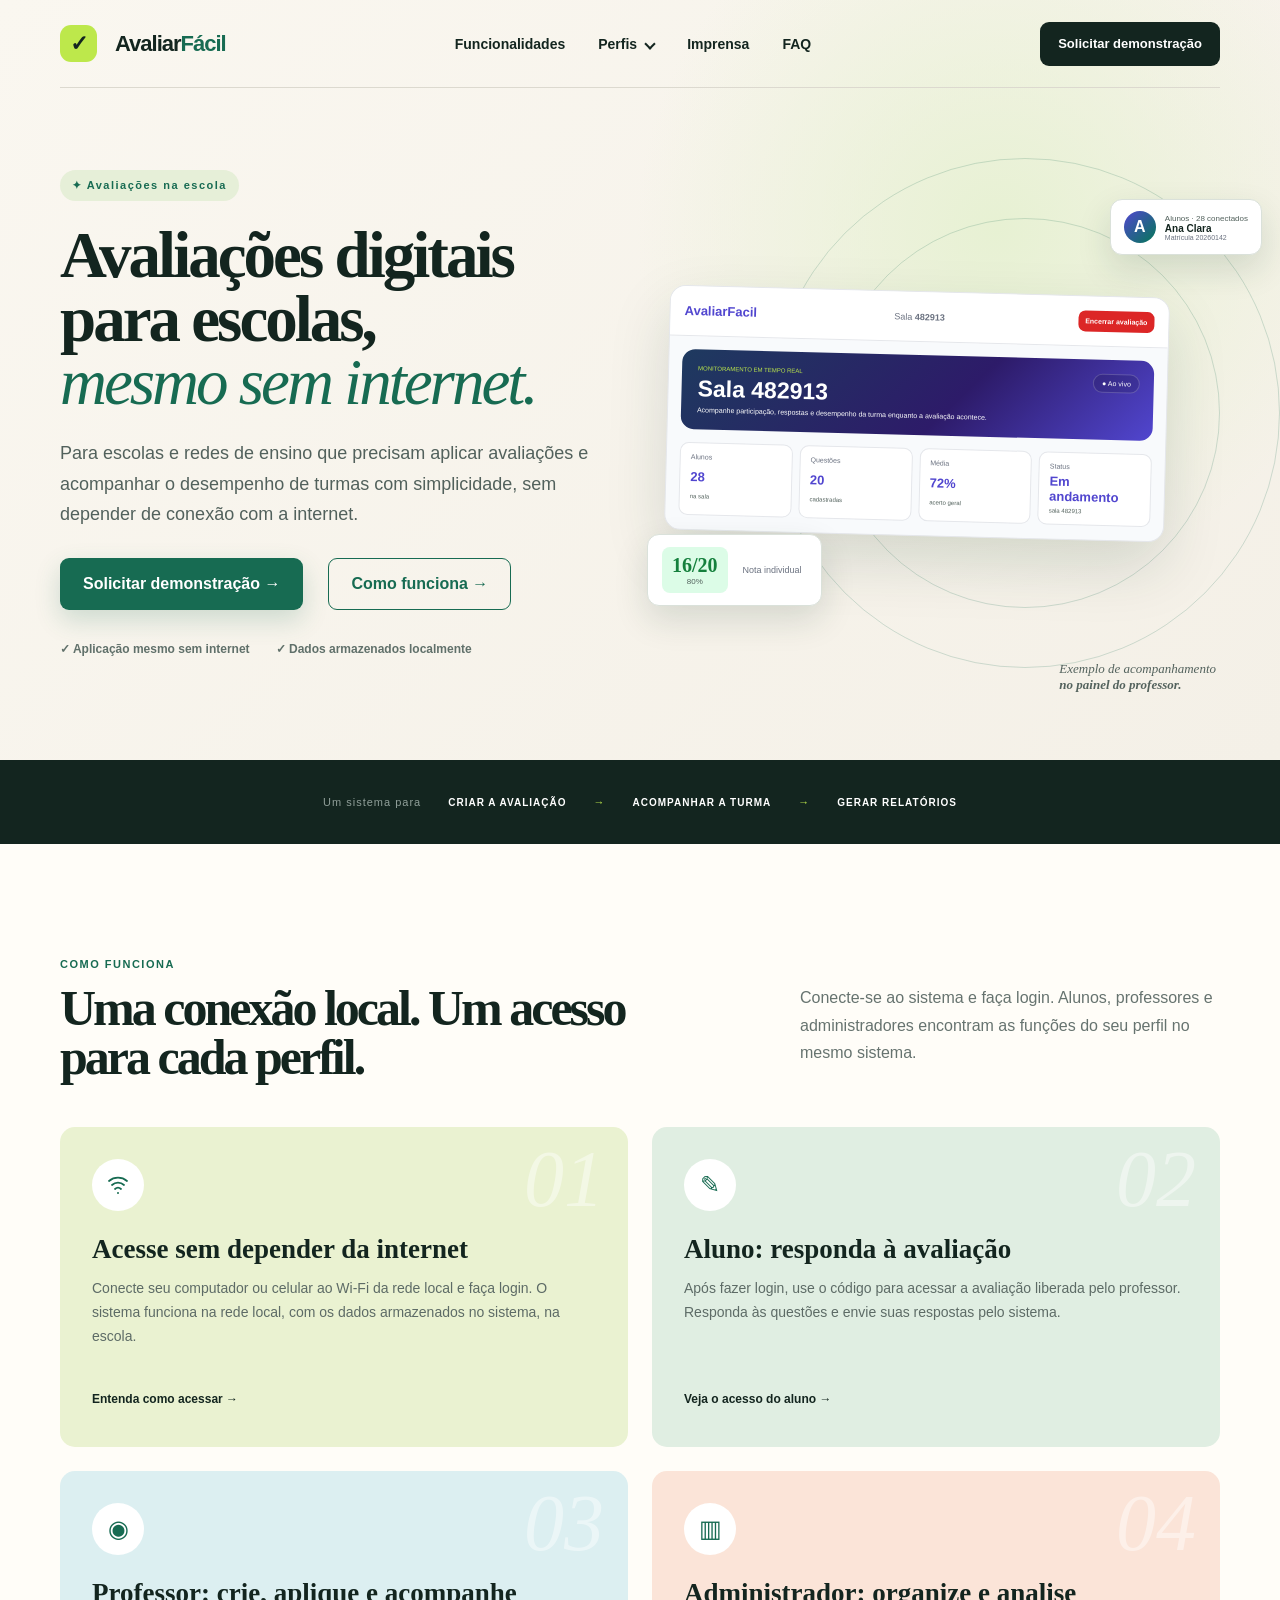
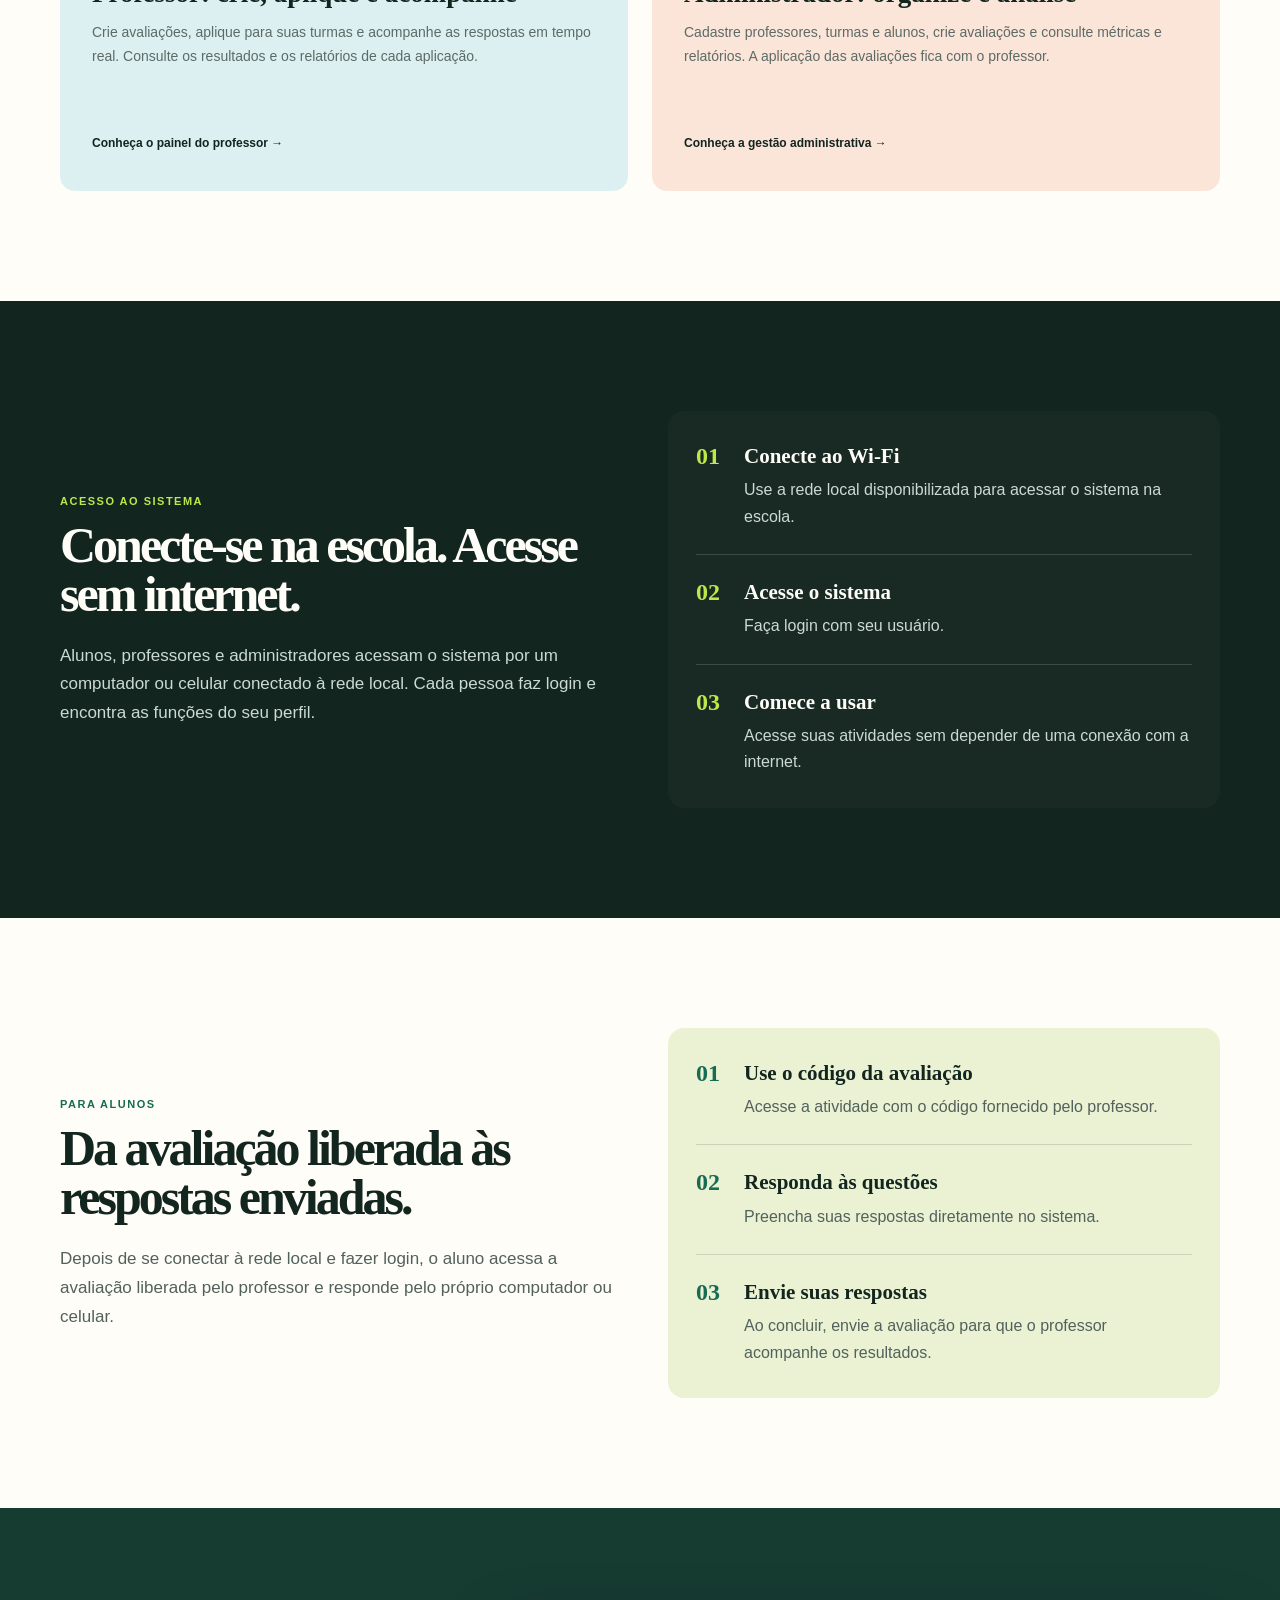
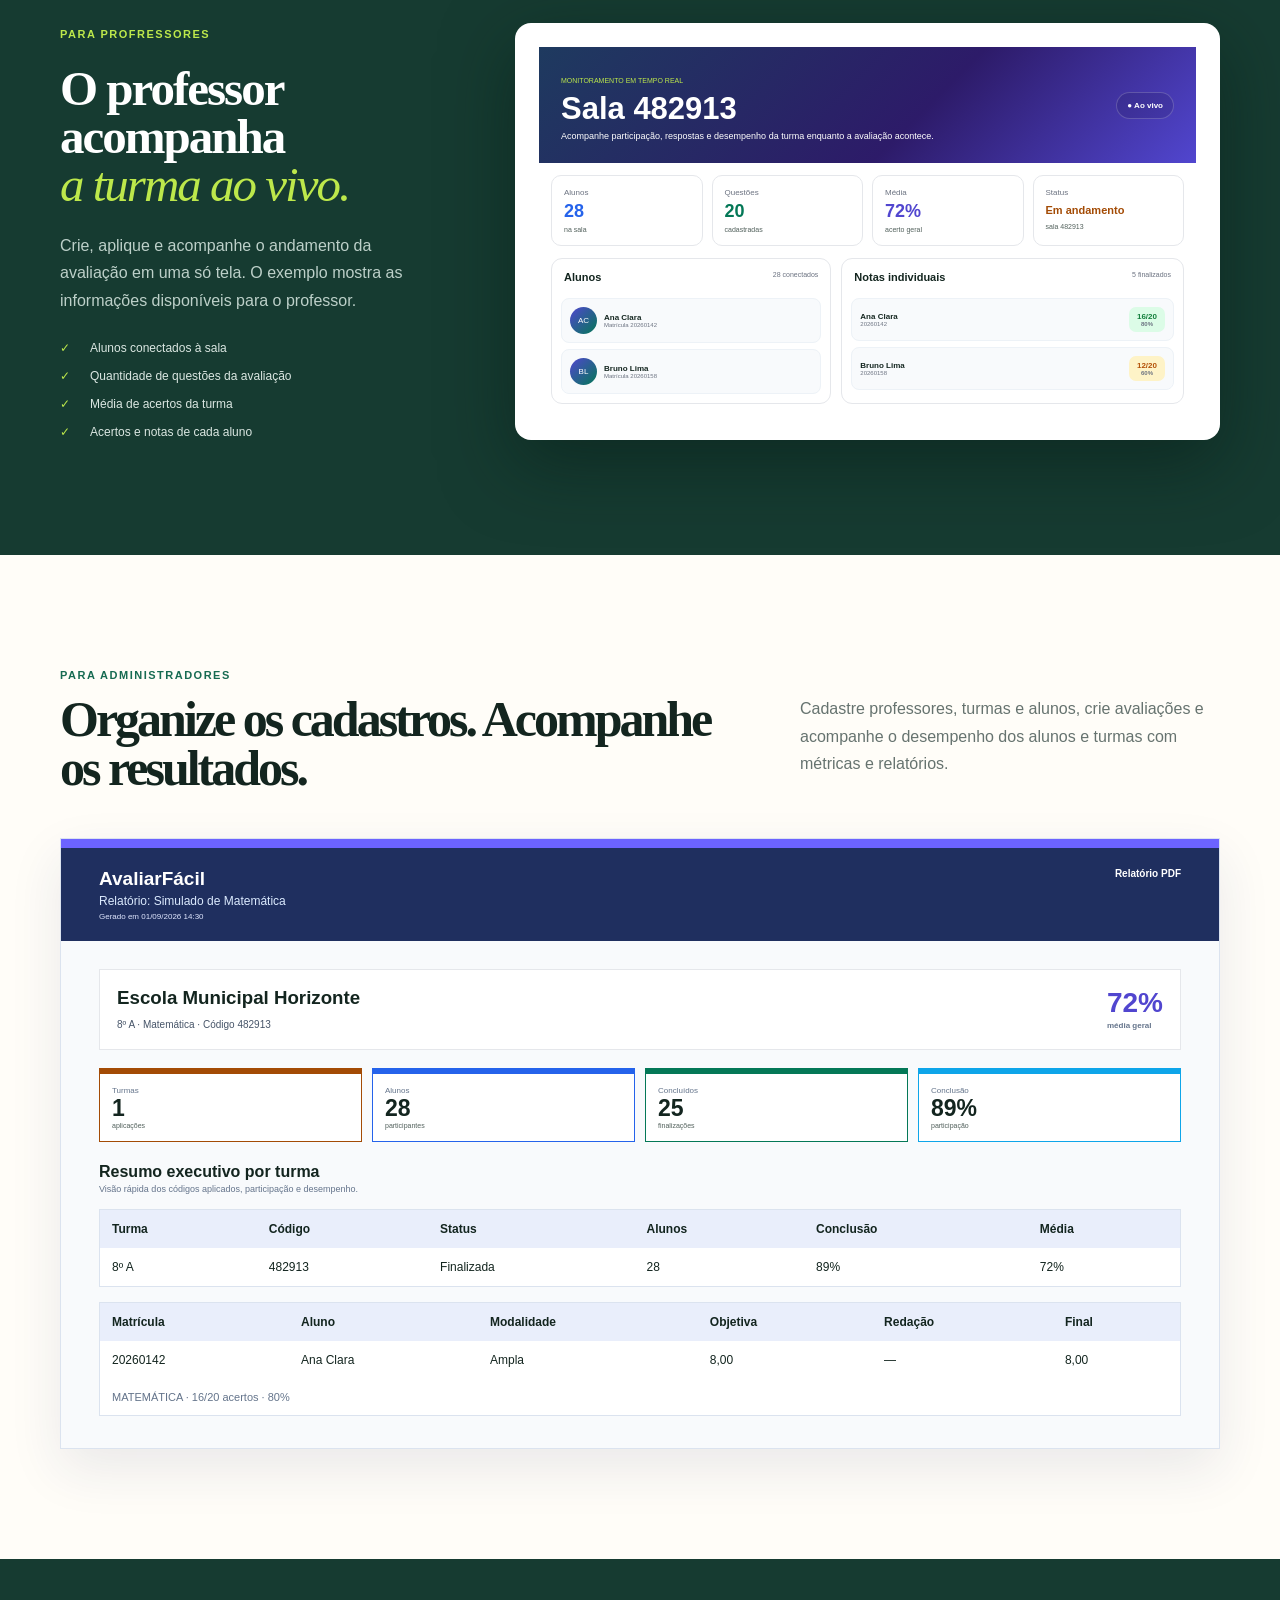
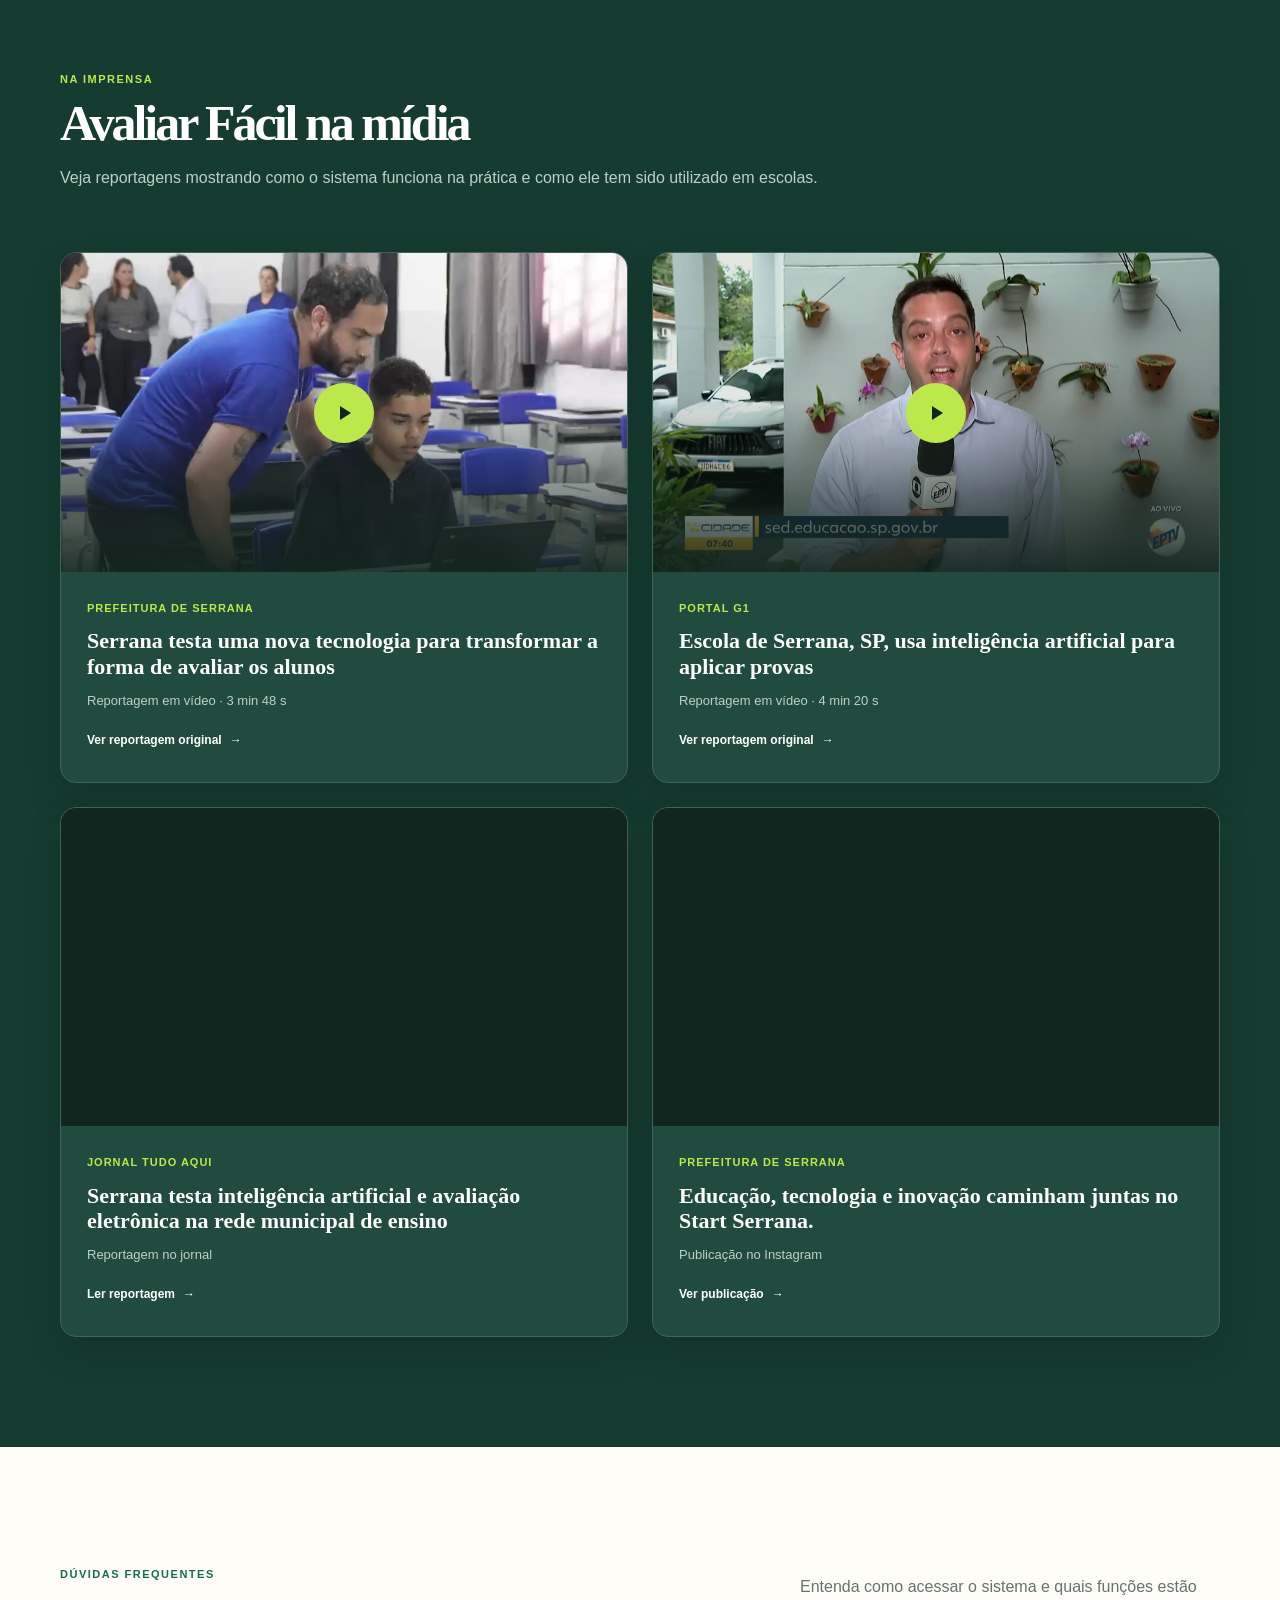
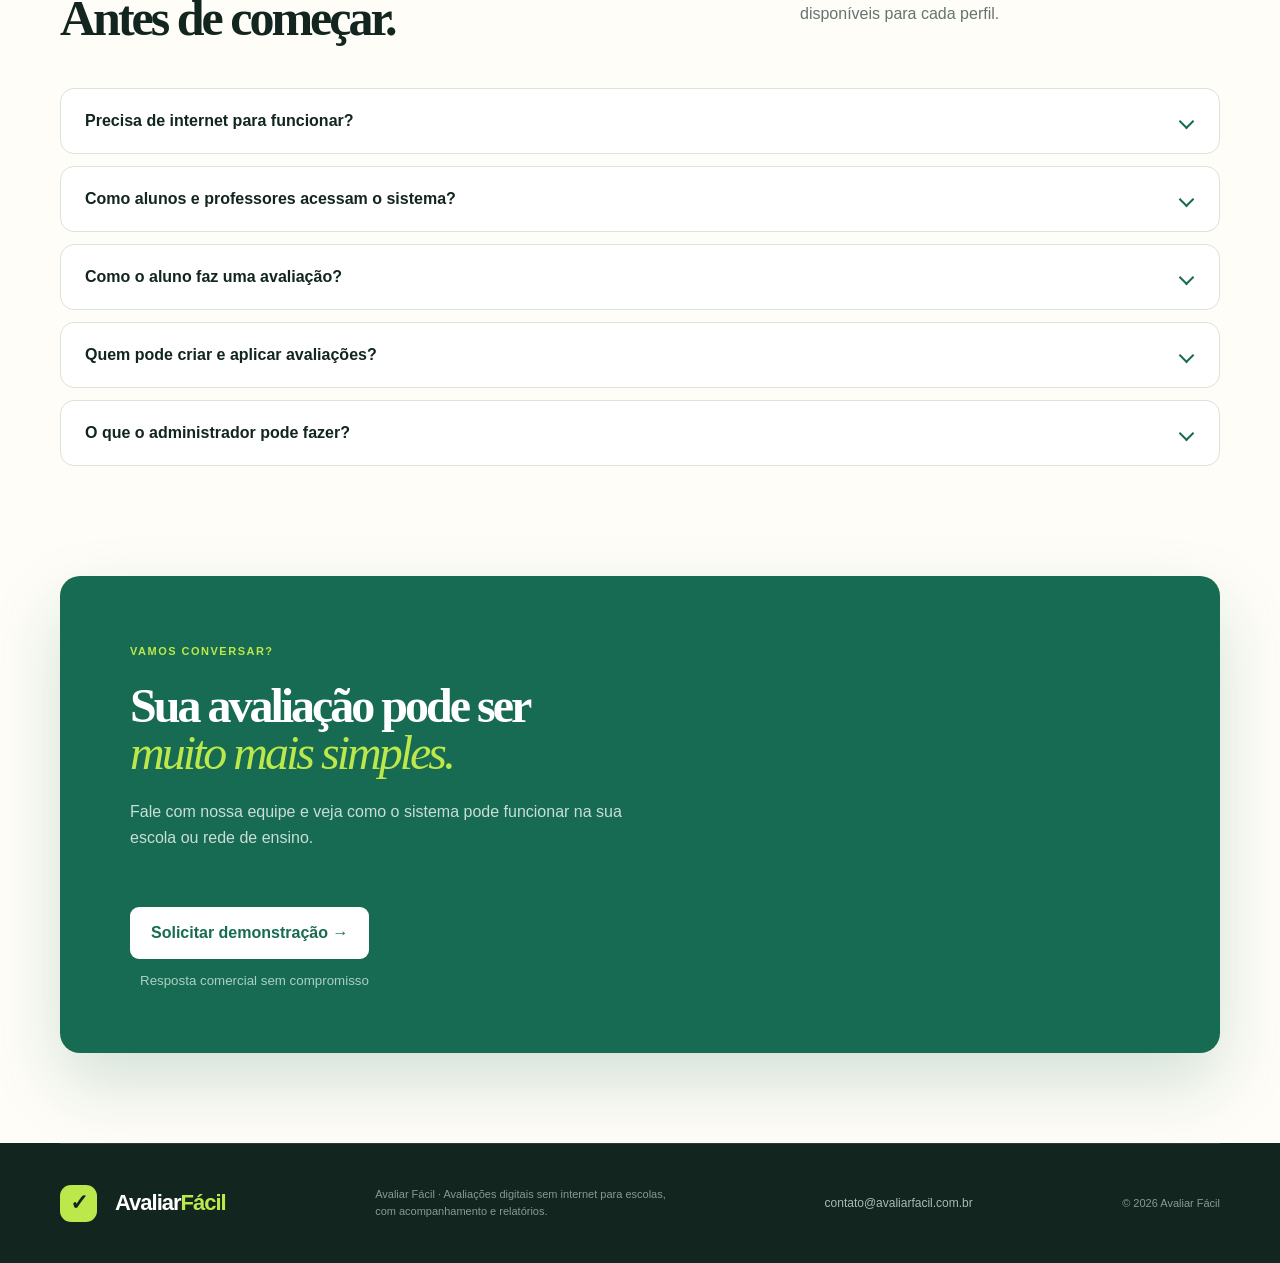
<file: index.html>
<!doctype html>
<html lang="pt-BR">
  <head>
    <meta charset="utf-8" />
    <meta name="viewport" content="width=device-width,initial-scale=1" />
    <title>Avaliações digitais sem internet para escolas | Avaliar Fácil</title>
    <link rel="stylesheet" href="./css/estilos.css" />
    <link rel="canonical" href="https://www.avaliarfacil.com.br/" />

    <meta property="og:type" content="website" />
    <meta property="og:locale" content="pt_BR" />
    <meta
      property="og:title"
      content="Avaliações digitais sem internet | Avaliar Fácil"
    />
    <meta
      property="og:description"
      content="Aplique avaliações digitais e acompanhe sua turma sem depender da internet."
    />
    <meta property="og:url" content="https://www.avaliarfacil.com.br/" />
    <meta
      property="og:image"
      content="https://www.avaliarfacil.com.br/assets/capa-social.jpg"
    />

    <meta name="twitter:card" content="summary_large_image" />
    <meta
      name="twitter:title"
      content="Avaliações digitais sem internet | Avaliar Fácil"
    />
    <meta
      name="twitter:description"
      content="Avaliações digitais, acompanhamento em tempo real e relatórios na escola."
    />
    <meta
      name="twitter:image"
      content="https://www.avaliarfacil.com.br/assets/capa-social.jpg"
    />

    <link rel="icon" href="./assets/favicon.ico?v=1" sizes="any" />
    <link
      rel="icon"
      type="image/png"
      sizes="32x32"
      href="./assets/favicon-32x32.png?v=1"
    />
    <link
      rel="icon"
      type="image/png"
      sizes="16x16"
      href="./assets/favicon-16x16.png?v=1"
    />
    <link
      rel="apple-touch-icon"
      sizes="180x180"
      href="./assets/apple-touch-icon.png?v=1"
    />
    <link rel="manifest" href="./assets/site.webmanifest?v=1" />

    <meta
      name="description"
      content="Aplique avaliações digitais, acompanhe a turma e consulte relatórios com o sistema. Dados na escola, sem depender da internet. Solicite uma demonstração."
    />
    <script src="./js/navigation.js" defer></script>
    <script src="./js/motion.js" defer></script>
    <script src="./js/news.js" defer></script>
    <script type="application/ld+json">
      {
        "@context": "https://schema.org",
        "@type": "Organization",
        "name": "Avaliar Fácil",
        "url": "https://www.avaliarfacil.com.br/",
        "email": "contato@avaliarfacil.com.br"
      }
    </script>
  </head>
  <body>
    <main>
      <section class="hero" id="inicio">
        <nav class="nav container" aria-label="Navegação principal">
          <a class="brand preview-logo" href="#inicio"
            ><span class="preview-check">✓</span
            ><span>Avaliar<b>Fácil</b></span></a
          >
          <button
            class="menu-toggle"
            type="button"
            aria-expanded="false"
            aria-controls="navigation-links"
            hidden
          >
            Menu
          </button>
          <div class="nav-links" id="navigation-links">
            <a href="#recursos">Funcionalidades</a>
            <details class="nav-audience">
              <summary>Perfis</summary>
              <div class="nav-submenu">
                <a href="#alunos">Alunos</a>
                <a href="#painel-professor">Professores</a>
                <a href="#administradores">Administradores</a>
              </div>
            </details>
            <a href="#noticias">Imprensa</a>
            <a href="#duvidas">FAQ</a>
            <a class="mobile-contact" href="#contato">Solicitar demonstração</a>
          </div>
          <a class="button button-small button-dark" href="#contato"
            >Solicitar demonstração</a
          >
        </nav>
        <div class="hero-grid container">
          <div class="hero-copy">
            <div class="eyebrow">✦ Avaliações na escola</div>
            <h1>
              Avaliações digitais para escolas, <br /><em
                >mesmo sem internet.</em
              >
            </h1>
            <p class="hero-lead">
              Para escolas e redes de ensino que precisam aplicar avaliações e
              acompanhar o desempenho de turmas com simplicidade, sem depender
              de conexão com a internet.
            </p>
            <div class="hero-actions">
              <a class="button button-primary" href="#contato"
                >Solicitar demonstração →</a
              ><a class="button button-secondary" href="#recursos"
                >Como funciona →</a
              >
            </div>
            <div class="trust-line">
              <span>✓ Aplicação mesmo sem internet</span>
              <span>✓ Dados armazenados localmente</span>
            </div>
          </div>
          <div class="hero-visual" aria-hidden="true">
            <div class="orbit"></div>
            <div class="orbit orbit-two"></div>
            <div class="visual-card main-card teacher-screen real-device-ui">
              <div class="real-topbar">
                <b>AvaliarFacil</b><span>Sala <strong>482913</strong></span
                ><span class="demo-action" aria-hidden="true"
                  >Encerrar avaliação</span
                >
              </div>
              <div class="real-monitor-hero">
                <small>MONITORAMENTO EM TEMPO REAL</small
                ><strong>Sala 482913</strong
                ><span
                  >Acompanhe participação, respostas e desempenho da turma
                  enquanto a avaliação acontece.</span
                ><em>● Ao vivo</em>
              </div>
              <div class="real-metrics">
                <div>
                  <small>Alunos</small><strong>28</strong><span>na sala</span>
                </div>
                <div>
                  <small>Questões</small><strong>20</strong
                  ><span>cadastradas</span>
                </div>
                <div>
                  <small>Média</small><strong>72%</strong
                  ><span>acerto geral</span>
                </div>
                <div>
                  <small>Status</small><strong>Em andamento</strong
                  ><span>sala 482913</span>
                </div>
              </div>
            </div>
            <div class="floating-card sync-card real-float">
              <div class="avatar-real">A</div>
              <div>
                <small>Alunos · 28 conectados</small><strong>Ana Clara</strong
                ><span>Matrícula 20260142</span>
              </div>
            </div>
            <div class="floating-card students-card real-grade">
              <div><strong>16/20</strong><small>80%</small></div>
              <span>Nota individual</span>
            </div>
            <div class="visual-note">
              Exemplo de acompanhamento<br /><strong
                >no painel do professor.</strong
              >
            </div>
          </div>
        </div>
      </section>
      <section class="proof-strip">
        <div class="container proof-inner">
          <span>Um sistema para</span><b>CRIAR A AVALIAÇÃO</b><i>→</i
          ><b>ACOMPANHAR A TURMA</b><i>→</i><b>GERAR RELATÓRIOS</b>
        </div>
      </section>
      <section class="section container" id="recursos">
        <div class="section-heading">
          <div>
            <span class="kicker">COMO FUNCIONA</span>
            <h2>Uma conexão local. Um acesso para cada perfil.</h2>
          </div>
          <p>
            Conecte-se ao sistema e faça login. Alunos, professores e
            administradores encontram as funções do seu perfil no mesmo sistema.
          </p>
        </div>
        <div class="benefit-grid">
          <article class="benefit-card lime">
            <div class="card-number" aria-hidden="true">01</div>
            <span class="benefit-icon" aria-hidden="true">
              <svg
                width="24"
                height="24"
                viewBox="0 0 24 24"
                fill="none"
                stroke="currentColor"
                stroke-width="1.8"
                stroke-linecap="round"
              >
                <path
                  d="M3 8a14 14 0 0 1 18 0M6 12a9 9 0 0 1 12 0M9 16a4.5 4.5 0 0 1 6 0"
                />
                <circle
                  cx="12"
                  cy="20"
                  r="1"
                  fill="currentColor"
                  stroke="none"
                />
              </svg>
            </span>
            <h3>Acesse sem depender da internet</h3>
            <p>
              Conecte seu computador ou celular ao Wi-Fi da rede local e faça
              login. O sistema funciona na rede local, com os dados armazenados
              no sistema, na escola.
            </p>
            <a href="#acesso">Entenda como acessar →</a>
          </article>
          <article class="benefit-card sage">
            <div class="card-number" aria-hidden="true">02</div>
            <span class="benefit-icon icon" aria-hidden="true">✎</span>
            <h3>Aluno: responda à avaliação</h3>
            <p>
              Após fazer login, use o código para acessar a avaliação liberada
              pelo professor. Responda às questões e envie suas respostas pelo
              sistema.
            </p>
            <a href="#alunos">Veja o acesso do aluno →</a>
          </article>
          <article class="benefit-card blue">
            <div class="card-number" aria-hidden="true">03</div>
            <span class="benefit-icon icon" aria-hidden="true">◉</span>
            <h3>Professor: crie, aplique e acompanhe</h3>
            <p>
              Crie avaliações, aplique para suas turmas e acompanhe as respostas
              em tempo real. Consulte os resultados e os relatórios de cada
              aplicação.
            </p>
            <a href="#painel-professor">Conheça o painel do professor →</a>
          </article>
          <article class="benefit-card orange">
            <div class="card-number" aria-hidden="true">04</div>
            <span class="benefit-icon icon" aria-hidden="true">▥</span>
            <h3>Administrador: organize e analise</h3>
            <p>
              Cadastre professores, turmas e alunos, crie avaliações e consulte
              métricas e relatórios. A aplicação das avaliações fica com o
              professor.
            </p>
            <a href="#administradores">Conheça a gestão administrativa →</a>
          </article>
        </div>
      </section>
      <section
        class="section access-section"
        id="acesso"
        aria-labelledby="acesso-titulo"
      >
        <div class="container profile-layout">
          <div class="profile-copy">
            <span class="kicker light">ACESSO AO SISTEMA</span>
            <h2 id="acesso-titulo">
              Conecte-se na escola. Acesse sem internet.
            </h2>
            <p>
              Alunos, professores e administradores acessam o sistema por um
              computador ou celular conectado à rede local. Cada pessoa faz
              login e encontra as funções do seu perfil.
            </p>
          </div>
          <ol class="profile-steps" role="list">
            <li>
              <h3>Conecte ao Wi-Fi</h3>
              <p>
                Use a rede local disponibilizada para acessar o sistema na
                escola.
              </p>
            </li>
            <li>
              <h3>Acesse o sistema</h3>
              <p>Faça login com seu usuário.</p>
            </li>
            <li>
              <h3>Comece a usar</h3>
              <p>
                Acesse suas atividades sem depender de uma conexão com a
                internet.
              </p>
            </li>
          </ol>
        </div>
      </section>

      <section
        class="section container"
        id="alunos"
        aria-labelledby="alunos-titulo"
      >
        <div class="profile-layout">
          <div class="profile-copy">
            <span class="kicker">PARA ALUNOS</span>
            <h2 id="alunos-titulo">
              Da avaliação liberada às respostas enviadas.
            </h2>
            <p>
              Depois de se conectar à rede local e fazer login, o aluno acessa a
              avaliação liberada pelo professor e responde pelo próprio
              computador ou celular.
            </p>
          </div>
          <ol class="profile-steps profile-student" role="list">
            <li>
              <h3>Use o código da avaliação</h3>
              <p>Acesse a atividade com o código fornecido pelo professor.</p>
            </li>
            <li>
              <h3>Responda às questões</h3>
              <p>Preencha suas respostas diretamente no sistema.</p>
            </li>
            <li>
              <h3>Envie suas respostas</h3>
              <p>
                Ao concluir, envie a avaliação para que o professor acompanhe os
                resultados.
              </p>
            </li>
          </ol>
        </div>
      </section>

      <section class="system-section" id="painel-professor">
        <div class="container device-story">
          <div class="system-copy">
            <span class="kicker light">PARA PROFRESSORES</span>
            <h2>O professor acompanha <br /><em>a turma ao vivo.</em></h2>
            <p>
              Crie, aplique e acompanhe o andamento da avaliação em uma só tela.
              O exemplo mostra as informações disponíveis para o professor.
            </p>
            <ul class="preview-list">
              <li>Alunos conectados à sala</li>
              <li>Quantidade de questões da avaliação</li>
              <li>Média de acertos da turma</li>
              <li>Acertos e notas de cada aluno</li>
            </ul>
          </div>
          <div class="monitor-demo product-screen">
            <div class="product-monitor-hero">
              <div>
                <small>MONITORAMENTO EM TEMPO REAL</small>
                <h3>Sala 482913</h3>
                <p>
                  Acompanhe participação, respostas e desempenho da turma
                  enquanto a avaliação acontece.
                </p>
              </div>
              <b>● Ao vivo</b>
            </div>
            <div class="product-metrics">
              <div class="blue">
                <span>Alunos</span><strong>28</strong><small>na sala</small>
              </div>
              <div class="green">
                <span>Questões</span><strong>20</strong
                ><small>cadastradas</small>
              </div>
              <div class="purple">
                <span>Média</span><strong>72%</strong
                ><small>acerto geral</small>
              </div>
              <div class="orange">
                <span>Status</span><strong>Em andamento</strong
                ><small>sala 482913</small>
              </div>
            </div>
            <div class="product-columns">
              <div class="product-card">
                <header>
                  <h4>Alunos</h4>
                  <span>28 conectados</span>
                </header>
                <div class="product-person">
                  <i>AC</i>
                  <div><b>Ana Clara</b><small>Matrícula 20260142</small></div>
                </div>
                <div class="product-person">
                  <i>BL</i>
                  <div><b>Bruno Lima</b><small>Matrícula 20260158</small></div>
                </div>
              </div>
              <div class="product-card">
                <header>
                  <h4>Notas individuais</h4>
                  <span>5 finalizados</span>
                </header>
                <div class="product-score">
                  <div><b>Ana Clara</b><small>20260142</small></div>
                  <strong class="good">16/20 <small>80%</small></strong>
                </div>
                <div class="product-score">
                  <div><b>Bruno Lima</b><small>20260158</small></div>
                  <strong class="warn">12/20 <small>60%</small></strong>
                </div>
              </div>
            </div>
          </div>
        </div>
      </section>
      <section
        class="section reports container"
        id="administradores"
        aria-labelledby="administradores-titulo"
      >
        <div class="section-heading">
          <div>
            <span class="kicker">PARA ADMINISTRADORES</span>
            <h2 id="administradores-titulo">
              Organize os cadastros. Acompanhe os resultados.
            </h2>
          </div>
          <p>
            Cadastre professores, turmas e alunos, crie avaliações e acompanhe o
            desempenho dos alunos e turmas com métricas e relatórios.
          </p>
        </div>

        <div class="report-paper">
          <div class="pdf-header">
            <div>
              <b>AvaliarFácil</b><span>Relatório: Simulado de Matemática</span
              ><small>Gerado em 01/09/2026 14:30</small>
            </div>
            <strong>Relatório PDF</strong>
          </div>
          <div class="pdf-school">
            <div>
              <h3>Escola Municipal Horizonte</h3>
              <span>8º A · Matemática · Código 482913</span>
            </div>
            <b>72%<small>média geral</small></b>
          </div>
          <div class="pdf-metrics">
            <div class="orange">
              <span>Turmas</span><b>1</b><small>aplicações</small>
            </div>
            <div class="blue">
              <span>Alunos</span><b>28</b><small>participantes</small>
            </div>
            <div class="green">
              <span>Concluídos</span><b>25</b><small>finalizações</small>
            </div>
            <div class="cyan">
              <span>Conclusão</span><b>89%</b><small>participação</small>
            </div>
          </div>
          <h4>Resumo executivo por turma</h4>
          <p class="pdf-help">
            Visão rápida dos códigos aplicados, participação e desempenho.
          </p>
          <p class="table-hint">
            Deslize as tabelas para ver todas as colunas.
          </p>
          <div
            class="pdf-table"
            role="region"
            aria-label="Resumo por turma"
            tabindex="0"
          >
            <table>
              <thead>
                <tr>
                  <th scope="col">Turma</th>
                  <th scope="col">Código</th>
                  <th scope="col">Status</th>
                  <th scope="col">Alunos</th>
                  <th scope="col">Conclusão</th>
                  <th scope="col">Média</th>
                </tr>
              </thead>
              <tbody>
                <tr>
                  <td>8º A</td>
                  <td>482913</td>
                  <td>Finalizada</td>
                  <td>28</td>
                  <td>89%</td>
                  <td>72%</td>
                </tr>
              </tbody>
            </table>
          </div>
          <div
            class="pdf-student"
            role="region"
            aria-label="Notas por aluno"
            tabindex="0"
          >
            <table>
              <thead>
                <tr>
                  <th scope="col">Matrícula</th>
                  <th scope="col">Aluno</th>
                  <th scope="col">Modalidade</th>
                  <th scope="col">Objetiva</th>
                  <th scope="col">Redação</th>
                  <th scope="col">Final</th>
                </tr>
              </thead>
              <tbody>
                <tr>
                  <td>20260142</td>
                  <td>Ana Clara</td>
                  <td>Ampla</td>
                  <td>8,00</td>
                  <td>—</td>
                  <td>8,00</td>
                </tr>
              </tbody>
            </table>
            <small>MATEMÁTICA · 16/20 acertos · 80%</small>
          </div>
        </div>
      </section>
      <section
        class="section news-section"
        id="noticias"
        aria-labelledby="noticias-titulo"
      >
        <div class="container">
          <div class="section-heading">
            <div>
              <span class="kicker">NA IMPRENSA</span>
              <h2 id="noticias-titulo">Avaliar Fácil na mídia</h2>
              <p>
                Veja reportagens mostrando como o sistema funciona na prática e
                como ele tem sido utilizado em escolas.
              </p>
            </div>
          </div>
          <div class="news-grid">
            <article class="news-card" aria-labelledby="noticia-serrana-titulo">
              <div class="news-media">
                <a
                  class="news-play"
                  href="./assets/video_prefeitura_serrana.mp4"
                  aria-label="Assistir à reportagem da Prefeitura de Serrana, 3 minutos e 48 segundos"
                >
                  <img
                    src="./assets/capa_prefeitura_serrana.jpg"
                    alt=""
                    width="960"
                    height="540"
                    loading="lazy"
                    decoding="async"
                  />
                  <span class="news-play-icon" aria-hidden="true">
                    <svg
                      width="24"
                      height="24"
                      viewBox="0 0 24 24"
                      fill="currentColor"
                    >
                      <path d="M8 5v14l11-7z" />
                    </svg>
                  </span>
                </a>
              </div>
              <div class="news-copy">
                <span class="news-source">PREFEITURA DE SERRANA</span>
                <h4 id="noticia-serrana-titulo">
                  Serrana testa uma nova tecnologia para transformar a forma de
                  avaliar os alunos
                </h4>
                <p class="news-duration">
                  Reportagem em vídeo <span aria-hidden="true">·</span> 3 min 48
                  s
                </p>
                <a
                  class="news-original"
                  href="https://www.instagram.com/reel/Db_tI5sOCxY/"
                  target="_blank"
                  rel="noopener noreferrer"
                >
                  Ver reportagem original <span aria-hidden="true">→</span>
                </a>
                <p class="news-status" role="status" hidden></p>
              </div>
            </article>
            <article class="news-card" aria-labelledby="noticia-g1-titulo">
              <div class="news-media">
                <a
                  class="news-play"
                  href="./assets/video_portal_g1.mp4"
                  aria-label="Assistir à reportagem do G1, 4 minutos e 20 segundos"
                >
                  <img
                    src="./assets/capa_portal_g1.jpg"
                    alt=""
                    width="960"
                    height="540"
                    loading="lazy"
                    decoding="async"
                  />
                  <span class="news-play-icon" aria-hidden="true">
                    <svg
                      width="24"
                      height="24"
                      viewBox="0 0 24 24"
                      fill="currentColor"
                    >
                      <path d="M8 5v14l11-7z" />
                    </svg>
                  </span>
                </a>
              </div>
              <div class="news-copy">
                <span class="news-source">PORTAL G1</span>
                <h4 id="noticia-g1-titulo">
                  Escola de Serrana, SP, usa inteligência artificial para
                  aplicar provas
                </h4>
                <p class="news-duration">
                  Reportagem em vídeo <span aria-hidden="true">·</span> 4 min 20
                  s
                </p>
                <a
                  class="news-original"
                  href="https://g1.globo.com/sp/ribeirao-preto-franca/videos-bom-dia-cidade/video/escola-de-serrana-sp-usa-inteligencia-artificial-para-aplicar-provas-14919720.ghtml"
                  target="_blank"
                  rel="noopener noreferrer"
                >
                  Ver reportagem original <span aria-hidden="true">→</span>
                </a>
                <p class="news-status" role="status" hidden></p>
              </div>
            </article>
            <article
              class="news-card"
              aria-labelledby="noticia-tudoaqui-titulo"
            >
              <div class="news-media">
                <a
                  class="news-image-link"
                  href="https://jornaltudoaqui.com.br/variedades/serrana-testa-inteligencia-artificial-e-avaliacao-eletronica-na-rede-municipal-de-ensino"
                  target="_blank"
                  rel="noopener noreferrer"
                  aria-labelledby="noticia-tudoaqui-titulo"
                >
                  <img
                    src="./assets/capa_jornaltudoaqui.jpeg"
                    alt=""
                    width="937"
                    height="652"
                    loading="lazy"
                    decoding="async"
                  />
                </a>
              </div>
              <div class="news-copy">
                <span class="news-source">JORNAL TUDO AQUI</span>
                <h4 id="noticia-tudoaqui-titulo">
                  Serrana testa inteligência artificial e avaliação eletrônica
                  na rede municipal de ensino
                </h4>
                <p class="news-duration">Reportagem no jornal</p>
                <a
                  class="news-original"
                  href="https://jornaltudoaqui.com.br/variedades/serrana-testa-inteligencia-artificial-e-avaliacao-eletronica-na-rede-municipal-de-ensino"
                  target="_blank"
                  rel="noopener noreferrer"
                >
                  Ler reportagem <span aria-hidden="true">→</span>
                </a>
              </div>
            </article>
            <article
              class="news-card"
              aria-labelledby="noticia-serrana-publicacao-titulo"
            >
              <div class="news-media">
                <a
                  class="news-image-link"
                  href="https://www.instagram.com/p/Ddr5pFJODlQ/"
                  target="_blank"
                  rel="noopener noreferrer"
                  aria-labelledby="noticia-serrana-publicacao-titulo"
                >
                  <img
                    src="./assets/capa_prefeituraserrana_02.jpeg"
                    alt=""
                    width="1535"
                    height="900"
                    loading="lazy"
                    decoding="async"
                  />
                </a>
              </div>
              <div class="news-copy">
                <span class="news-source">PREFEITURA DE SERRANA</span>
                <h4 id="noticia-serrana-publicacao-titulo">
                  Educação, tecnologia e inovação caminham juntas no Start
                  Serrana.
                </h4>
                <p class="news-duration">Publicação no Instagram</p>
                <a
                  class="news-original"
                  href="https://www.instagram.com/p/Ddr5pFJODlQ/"
                  target="_blank"
                  rel="noopener noreferrer"
                >
                  Ver publicação <span aria-hidden="true">→</span>
                </a>
              </div>
            </article>
          </div>
        </div>
      </section>
      <section
        class="section faq-section"
        id="duvidas"
        aria-labelledby="duvidas-titulo"
      >
        <div class="container">
          <div class="section-heading">
            <div>
              <span class="kicker">DÚVIDAS FREQUENTES</span>
              <h2 id="duvidas-titulo">Antes de começar.</h2>
            </div>
            <p>
              Entenda como acessar o sistema e quais funções estão disponíveis
              para cada perfil.
            </p>
          </div>
          <div class="faq-list">
            <details class="faq-item">
              <summary>Precisa de internet para funcionar?</summary>
              <div class="faq-answer">
                <p>
                  Não. O acesso ao sistema é feito pela rede local, sem depender
                  de uma conexão com a internet. As avaliações e os resultados
                  ficam armazenados no sistema, na escola.
                </p>
              </div>
            </details>
            <details class="faq-item">
              <summary>Como alunos e professores acessam o sistema?</summary>
              <div class="faq-answer">
                <p>
                  Conecte um computador ou celular à rede local. Depois, acesse
                  o sistema e faça login. Cada pessoa encontra as funções
                  disponíveis para seu perfil: aluno, professor ou
                  administrador.
                </p>
              </div>
            </details>
            <details class="faq-item">
              <summary>Como o aluno faz uma avaliação?</summary>
              <div class="faq-answer">
                <p>
                  Após se conectar à rede local e fazer login, o aluno acessa a
                  avaliação liberada pelo professor através de um código,
                  preenche as respostas e envia a avaliação pelo sistema.
                </p>
              </div>
            </details>
            <details class="faq-item">
              <summary>Quem pode criar e aplicar avaliações?</summary>
              <div class="faq-answer">
                <p>
                  Professores e administradores podem criar avaliações. A
                  aplicação para as turmas é feita pelo professor, que também
                  acompanha os alunos e consulta os relatórios.
                </p>
              </div>
            </details>
            <details class="faq-item">
              <summary>O que o administrador pode fazer?</summary>
              <div class="faq-answer">
                <p>
                  O administrador cadastra professores, turmas e alunos, cria
                  avaliações e acessa métricas e relatórios para acompanhar as
                  avaliações.
                </p>
              </div>
            </details>
          </div>
        </div>
      </section>
      <section class="cta-section" id="contato">
        <div class="container cta-card">
          <div>
            <span class="kicker light">VAMOS CONVERSAR?</span>
            <h2>Sua avaliação pode ser <br /><em>muito mais simples.</em></h2>
            <p>
              Fale com nossa equipe e veja como o sistema pode funcionar na sua
              escola ou rede de ensino.
            </p>
          </div>
          <div class="cta-actions">
            <a
              class="button button-white"
              href="mailto:contato@avaliarfacil.com.br"
              >Solicitar demonstração →</a
            >
            <small>Resposta comercial sem compromisso</small>
          </div>
        </div>
      </section>
      <footer>
        <div class="container footer-inner">
          <a class="brand preview-footer-logo" href="#inicio"
            ><span class="preview-check">✓</span
            ><span>Avaliar<b>Fácil</b></span></a
          >
          <p>
            Avaliar Fácil · Avaliações digitais sem internet para escolas, com
            acompanhamento e relatórios.
          </p>
          <address class="footer-contact">
            <a href="mailto:contato@avaliarfacil.com.br"
              >contato@avaliarfacil.com.br</a
            >
          </address>
          <span>© 2026 Avaliar Fácil</span>
        </div>
      </footer>
    </main>
  </body>
</html>
</file>
<file: css/estilos.css>
/* Avaliar Facil: componentes, layout fluido e ajustes por tamanho de tela. */

/* Base e cores */
:root {
  --ink: #13251f;
  --green: #176b52;
  --lime: #bde84b;
  --paper: #fffdf8;
  --blue: #a6dce5;
  --orange: #ff9d6e;
}

* {
  box-sizing: border-box;
}

html {
  scroll-behavior: smooth;
}

body {
  margin: 0;
  color: var(--ink);
  background: var(--paper);
  font-family: Arial, Helvetica, sans-serif;
}

a {
  color: inherit;
  text-decoration: none;
}

.container {
  width: min(1160px, calc(100% - 40px));
  margin-inline: auto;
}

/* Apresentacao e navegacao */
.hero {
  min-height: 760px;
  background:
    radial-gradient(circle at 78% 30%, #e7f1d3 0, transparent 32%),
    linear-gradient(135deg, #faf7f0, #f4f0e7);
  overflow: hidden;
}

.nav {
  height: 88px;
  display: flex;
  align-items: center;
  justify-content: space-between;
  border-bottom: 1px solid #dcd9cf;
}

.brand {
  display: flex;
  align-items: center;
  gap: 10px;
  font-size: 22px;
  font-weight: 800;
  letter-spacing: -1px;
}

.brand > span:last-child > span {
  color: var(--green);
}

.nav-links {
  display: flex;
  gap: 33px;
  font-size: 14px;
  font-weight: 700;
}

.nav-links a:hover {
  color: var(--green);
}

.button {
  display: inline-flex;
  align-items: center;
  justify-content: center;
  gap: 9px;
  border-radius: 9px;
  font-weight: 800;
}

.button-small {
  padding: 12px 18px;
  font-size: 13px;
}

.button-dark {
  background: var(--ink);
  color: #fff;
}

.button-primary {
  background: var(--green);
  color: #fff;
  padding: 17px 23px;
  box-shadow: 0 10px 26px #176b5230;
}

.button-secondary {
  padding: 16px 22px;
  border: 1px solid var(--green);
  background: transparent;
  color: var(--green);
}

/* Conteudo principal e ilustracao */
.hero-grid {
  display: grid;
  grid-template-columns: repeat(2, minmax(0, 1fr));
  align-items: center;
  gap: 54px;
  min-height: 650px;
}

.eyebrow,
.kicker {
  display: inline-flex;
  align-items: center;
  gap: 8px;
  font-size: 11px;
  font-weight: 900;
  letter-spacing: 1.5px;
  color: var(--green);
}

.eyebrow {
  background: #e6efd8;
  padding: 9px 12px;
  border-radius: 30px;
}

.hero h1,
.section h2,
.system-copy h2,
.cta-card h2 {
  font-family: Georgia, serif;
  font-size: 65px;
  line-height: 0.98;
  letter-spacing: -3px;
  margin: 23px 0;
}

.hero h1 em,
.system-copy h2 em,
.cta-card h2 em {
  font-weight: 400;
  color: var(--green);
}

.hero-lead {
  max-width: 570px;
  font-size: 18px;
  line-height: 1.7;
  color: #52615c;
}

.hero-actions {
  display: flex;
  flex-wrap: wrap;
  align-items: center;
  gap: 25px;
  margin-top: 28px;
}

.trust-line {
  display: flex;
  gap: 26px;
  margin-top: 32px;
  color: #60706a;
  font-size: 12px;
  font-weight: 700;
}

.trust-line span {
  display: flex;
  align-items: center;
  gap: 7px;
}

.hero-visual {
  height: 560px;
  position: relative;
  display: flex;
  align-items: center;
}

.orbit {
  position: absolute;
  border: 1px solid #176b5230;
  border-radius: 50%;
  width: 510px;
  height: 510px;
  right: -60px;
}

.orbit-two {
  width: 390px;
  height: 390px;
  right: 0;
}

.visual-card {
  background: #fff;
  border: 1px solid #dae1da;
  border-radius: 16px;
  box-shadow: 0 25px 60px #17372b25;
}

.main-card {
  width: 100%;
  max-width: 500px;
  position: relative;
  z-index: 2;
  transform: rotate(1.5deg);
  overflow: hidden;
}

.floating-card {
  position: absolute;
  z-index: 4;
  background: #fff;
  border: 1px solid #dae1da;
  border-radius: 12px;
  box-shadow: 0 14px 34px #17372b24;
  display: flex;
  align-items: center;
}

.sync-card {
  top: 75px;
  right: -32px;
  padding: 13px 16px;
  gap: 10px;
  color: var(--green);
}

.sync-card div {
  display: flex;
  flex-direction: column;
}

.sync-card small,
.students-card small {
  font-size: 8px;
  color: #52615c;
}

.sync-card strong {
  font-size: 10px;
  color: var(--ink);
}

.students-card {
  bottom: 78px;
  left: -28px;
  padding: 12px 14px;
  gap: 10px;
}

.students-card div:nth-child(2) {
  display: flex;
  flex-direction: column;
}

.students-card strong {
  font: 700 20px Georgia;
}

.students-card span {
  font-size: 9px;
  color: var(--green);
  background: #e8f2e7;
  padding: 5px;
  border-radius: 12px;
}

.visual-note {
  position: absolute;
  right: 4px;
  bottom: 0;
  font: italic 13px Georgia;
  color: #53625d;
}

/* Faixa de etapas */
.proof-strip {
  background: var(--ink);
  color: #fff;
}

.proof-inner {
  min-height: 84px;
  padding-block: 24px;
  display: flex;
  flex-wrap: wrap;
  align-items: center;
  justify-content: center;
  gap: 27px;
  font-size: 11px;
  letter-spacing: 1px;
}

.proof-inner > span {
  color: #91a09a;
}

.proof-inner b {
  font-size: 10px;
}

.proof-inner i {
  color: var(--lime);
  font-style: normal;
}

/* Secoes e beneficios */
.section {
  padding-block: 110px;
}

.section-heading {
  display: grid;
  grid-template-columns: minmax(0, 1fr) minmax(0, 420px);
  gap: 80px;
  align-items: end;
  margin-bottom: 45px;
}

.section h2 {
  font-size: 50px;
  margin: 12px 0 0;
}

.section-heading p {
  color: #66736f;
  line-height: 1.7;
}

.benefit-grid {
  display: grid;
  grid-template-columns: repeat(2, minmax(0, 1fr));
  gap: 24px;
}

.benefit-card {
  position: relative;
  min-width: 0;
  min-height: 320px;
  padding: 32px;
  display: flex;
  flex-direction: column;
  border-radius: 15px;
  overflow: hidden;
}

.benefit-card.lime {
  background: #eaf2d1;
}

.benefit-card.sage {
  background: #e0eee2;
}

.benefit-card.blue {
  background: #dceff1;
}

.benefit-card.orange {
  background: #fbe4d8;
}

.card-number {
  position: absolute;
  right: 24px;
  top: 12px;
  font: italic 80px / 1 Georgia;
  color: #ffffff70;
  pointer-events: none;
}

.benefit-icon {
  display: grid;
  place-items: center;
  width: 52px;
  height: 52px;
  border-radius: 50%;
  background: #fff;
  color: var(--green);
  margin-top: 0;
}

.benefit-card h3 {
  position: relative;
  font: 700 27px / 1.2 Georgia;
  margin: 22px 0 12px;
}

.benefit-card p {
  margin: 0 0 20px;
  font-size: 14px;
  line-height: 1.7;
  color: #5d6b66;
}

.benefit-card a,
.news-original {
  margin-top: auto;
  padding-top: 12px;
  min-height: 44px;
  display: flex;
  gap: 8px;
  align-items: center;
  font-size: 12px;
  font-weight: 900;
}

/* Acompanhamento da turma */
.system-section {
  background: #163b31;
  color: #fff;
  padding: 115px 0;
  overflow: hidden;
}

.kicker.light {
  color: var(--lime);
}

.system-copy h2 {
  font-size: 49px;
  letter-spacing: -2px;
}

.system-copy h2 em,
.cta-card h2 em {
  color: var(--lime);
}

.system-copy > p {
  color: #bdd0c9;
  line-height: 1.7;
}

.system-copy ul {
  list-style: none;
  padding: 0;
  margin: 27px 0 0;
  display: grid;
  gap: 14px;
}

.system-copy li {
  display: flex;
  align-items: center;
  gap: 10px;
  font-size: 12px;
  color: #dbe7e2;
}

.system-copy li svg {
  color: var(--lime);
}

/* Contato e rodape */
.cta-section {
  padding: 0 0 90px;
}

.cta-card {
  background: var(--green);
  color: #fff;
  border-radius: 20px;
  padding: 65px 70px;
  display: flex;
  flex-direction: column;
  justify-content: flex-start;
  align-items: flex-start;
  gap: 40px;
  box-shadow: 0 30px 70px #176b5230;
}

.cta-card h2 {
  font-size: 48px;
}

.cta-card p {
  color: #c8ded6;
  max-width: 520px;
  line-height: 1.6;
}

.cta-actions {
  display: flex;
  flex-direction: column;
  align-items: flex-start;
  gap: 14px;
}

.cta-actions small {
  color: #abd0c3;
  margin-left: 10px;
}

.button-white {
  background: #fff;
  color: var(--green);
  padding: 17px 21px;
}

footer {
  background: var(--ink);
  color: #fff;
}

.footer-inner {
  min-height: 120px;
  display: flex;
  align-items: center;
  justify-content: space-between;
  border-top: 1px solid #ffffff1a;
  flex-wrap: wrap;
  gap: 20px 28px;
  padding-block: 28px;
}

.footer-contact {
  display: flex;
  flex-direction: column;
  max-width: 100%;
  font-style: normal;
  font-size: 12px;
  font-weight: 500;
  line-height: 1.5;
  color: #a9bbb3;
}

.footer-contact a {
  display: flex;
  align-items: center;
  overflow-wrap: anywhere;
  text-decoration: none;
  min-height: 28px;
}

.footer-contact a:hover,
.footer-contact a:focus-visible {
  color: var(--lime);
  text-decoration: underline;
  text-underline-offset: 4px;
}

.footer-inner > p {
  max-width: 300px;
  line-height: 1.6;
}

.footer-inner p,
.footer-inner > span {
  font-size: 11px;
  color: #869a93;
}

/* Ilustracao do painel do professor */
.real-device-ui {
  background: #f8fafc;
  border-color: #e5e7eb;
  font-family: "Segoe UI", Arial, sans-serif;
}

.real-topbar {
  height: 50px;
  background: #fff;
  border-bottom: 1px solid #e5e7eb;
  display: grid;
  grid-template-columns: 1fr auto 1fr;
  align-items: center;
  padding: 0 14px;
  font-size: 9px;
}

.real-topbar > b {
  color: #5146cf;
  font-size: 13px;
}

.real-topbar > span {
  text-align: center;
  color: #6b7280;
}

.real-topbar .demo-action {
  justify-self: end;
  border: 0;
  border-radius: 7px;
  padding: 7px;
  background: #dc2626;
  color: #fff;
  font-size: 7px;
  font-weight: 800;
}

.real-monitor-hero {
  position: relative;
  margin: 13px;
  padding: 16px;
  border-radius: 13px;
  background: linear-gradient(135deg, #1e3a5f, #2d1b69 58%, #5146cf);
  color: #fff;
  display: grid;
  gap: 4px;
}

.real-monitor-hero small {
  font-size: 6px;
  color: #bde84b;
}

.real-monitor-hero strong {
  font-size: 23px;
}

.real-monitor-hero span {
  font-size: 7px;
  color: #fff;
}

.real-monitor-hero em {
  position: absolute;
  right: 14px;
  top: 14px;
  background: #00000020;
  border: 1px solid #ffffff30;
  border-radius: 20px;
  padding: 5px 8px;
  font-size: 7px;
  font-style: normal;
}

.real-metrics {
  display: grid;
  grid-template-columns: repeat(4, minmax(0, 1fr));
  gap: 7px;
  padding: 0 13px 14px;
}

.real-metrics div {
  background: #fff;
  border: 1px solid #e5e7eb;
  border-radius: 9px;
  padding: 10px;
  display: grid;
}

.real-metrics small {
  font-size: 7px;
  color: #6b7280;
}

.real-metrics strong {
  font-size: 13px;
  color: #5146cf;
  margin: 4px 0;
}

.real-metrics span {
  font-size: 6px;
  color: #52615c;
}

.real-float {
  top: 66px;
  right: -42px;
  padding: 11px 13px;
  gap: 9px;
  color: #111827;
}

.avatar-real {
  width: 32px;
  height: 32px;
  border-radius: 50%;
  background: linear-gradient(135deg, #5146cf, #047857);
  color: #fff;
  display: grid !important;
  place-items: center;
  font-weight: 900;
}

.real-float span {
  font-size: 7px;
  color: #6b7280;
}

.real-grade {
  bottom: 87px;
  left: -20px;
}

.real-grade > div {
  background: #dcfce7;
  color: #15803d;
  padding: 7px 10px;
  border-radius: 8px;
  display: grid;
  text-align: center;
}

.real-grade > span {
  background: none;
  color: #6b7280;
}

/* Demonstracao do monitoramento */
.product-screen {
  padding: 0;
  background: #f8fafc;
  color: #111827;
  border-radius: 18px;
  overflow: hidden;
}

.product-monitor-hero {
  background: linear-gradient(135deg, #1e3a5f, #2d1b69 58%, #5146cf);
  color: #fff;
  padding: 22px;
  display: flex;
  justify-content: space-between;
  align-items: center;
}

.product-monitor-hero small {
  font-size: 7px;
  color: #bde84b;
}

.product-monitor-hero h3 {
  font-size: 31px;
  margin: 4px 0;
}

.product-monitor-hero p {
  font-size: 9px;
  color: #fff;
  margin: 0;
}

.product-monitor-hero > b {
  background: #00000018;
  border: 1px solid #ffffff30;
  padding: 8px 10px;
  border-radius: 20px;
  font-size: 8px;
}

.product-metrics {
  display: grid;
  grid-template-columns: repeat(4, minmax(0, 1fr));
  gap: 9px;
  padding: 12px;
}

.product-metrics > div {
  background: #fff;
  border: 1px solid #e5e7eb;
  border-radius: 10px;
  padding: 12px;
  display: grid;
}

.product-metrics span {
  font-size: 8px;
  color: #6b7280;
}

.product-metrics strong {
  font-size: 18px;
  margin: 4px 0;
}

.product-metrics small {
  font-size: 7px;
  color: #52615c;
}

.product-metrics .blue strong {
  color: #2563eb;
}

.product-metrics .green strong {
  color: #047857;
}

.product-metrics .purple strong {
  color: #5146cf;
}

.product-metrics .orange strong {
  color: #a34b05;
  font-size: 11px;
}

.product-columns {
  display: grid;
  grid-template-columns: 0.9fr 1.1fr;
  gap: 10px;
  padding: 0 12px 12px;
}

.product-card {
  background: #fff;
  border: 1px solid #e5e7eb;
  border-radius: 11px;
  padding: 9px;
}

.product-card header {
  display: flex;
  justify-content: space-between;
  padding: 3px 3px 9px;
}

.product-card h4 {
  font-size: 11px;
  margin: 0;
}

.product-card header span {
  font-size: 7px;
  color: #6b7280;
}

.product-person,
.product-score {
  display: flex;
  align-items: center;
  gap: 7px;
  padding: 8px;
  background: #f8fafc;
  border: 1px solid #edf2f7;
  border-radius: 8px;
  margin-top: 6px;
  font-size: 8px;
}

.product-person i {
  width: 27px;
  height: 27px;
  border-radius: 50%;
  display: grid;
  place-items: center;
  background: linear-gradient(135deg, #5146cf, #047857);
  color: #fff;
  font-style: normal;
}

.product-person div,
.product-score > div {
  display: grid;
}

.product-person small,
.product-score small {
  font-size: 6px;
  color: #6b7280;
}

.product-score {
  justify-content: space-between;
}

.product-score > strong {
  border-radius: 7px;
  padding: 5px 8px;
  display: grid;
  text-align: center;
}

.product-score .good {
  background: #dcfce7;
  color: #15803d;
}

.product-score .warn {
  background: #fef3c7;
  color: #b45309;
}

/* Demonstracao do relatorio PDF */
.report-paper {
  background: #f8fafc;
  border: 1px solid #dbe3ef;
  box-shadow: 0 20px 50px #1f2f5f18;
  padding-bottom: 32px;
  font-family: Arial, sans-serif;
}

.pdf-header {
  height: 100px;
  border-top: 9px solid #6c63ff;
  background: #1f2f5f;
  color: #fff;
  padding: 20px 38px;
  display: flex;
  justify-content: space-between;
}

.pdf-header > div {
  display: grid;
  gap: 4px;
}

.pdf-header b {
  font-size: 19px;
}

.pdf-header span {
  font-size: 12px;
  color: #dbeafe;
}

.pdf-header small {
  font-size: 8px;
  color: #e0e7ff;
}

.pdf-header > strong {
  font-size: 10px;
}

.pdf-school {
  margin: 28px 38px 18px;
  background: #fff;
  border: 1px solid #e5e7eb;
  padding: 17px;
  display: flex;
  justify-content: space-between;
}

.pdf-school h3 {
  margin: 0 0 5px;
}

.pdf-school span {
  font-size: 10px;
  color: #475569;
}

.pdf-school > b {
  font-size: 28px;
  color: #5146cf;
  display: grid;
}

.pdf-school > b small {
  font-size: 8px;
  color: #64748b;
}

.pdf-metrics {
  display: grid;
  grid-template-columns: repeat(4, minmax(0, 1fr));
  gap: 10px;
  margin: 0 38px;
}

.pdf-metrics div {
  background: #fff;
  border: 1px solid #e5e7eb;
  border-top: 6px solid;
  padding: 12px;
  display: grid;
}

.pdf-metrics span {
  font-size: 8px;
  color: #64748b;
}

.pdf-metrics b {
  font-size: 23px;
}

.pdf-metrics small {
  font-size: 7px;
  color: #52615c;
}

.pdf-metrics .orange {
  border-color: #a34b05;
}

.pdf-metrics .blue {
  border-color: #2563eb;
}

.pdf-metrics .green {
  border-color: #047857;
}

.pdf-metrics .cyan {
  border-color: #0ea5e9;
}

.report-paper > h4,
.pdf-help {
  margin-left: 38px;
}

.report-paper > h4 {
  margin-bottom: 3px;
}

.pdf-help {
  margin-top: 0;
  font-size: 9px;
  color: #64748b;
}

.pdf-table,
.pdf-student {
  margin: 15px 38px 0;
  border: 1px solid #dbe3ef;
  background: #fff;
}

/* Tabelas com rolagem local, sem ampliar a pagina. */
.pdf-table,
.pdf-student {
  overflow-x: auto;
}

.report-paper table {
  width: 100%;
  min-width: 560px;
  border-collapse: collapse;
  text-align: left;
  font-size: 12px;
}

.report-paper th,
.report-paper td {
  padding: 12px;
  white-space: nowrap;
}

.report-paper thead {
  background: #e9eefb;
}

.pdf-student > small {
  display: block;
  padding: 12px;
  font-size: 11px;
  color: #64748b;
}

.table-hint {
  display: none;
}

/* Identidade visual e lista de recursos */
.icon {
  font-size: 24px;
}

.preview-logo {
  font-weight: 900;
}

.preview-logo b {
  color: #176b52;
}

.preview-check {
  color: var(--ink);
  display: inline-grid;
  place-items: center;
  width: 37px;
  height: 37px;
  border-radius: 11px;
  background: #bde84b;
  margin-right: 8px;
}

.preview-list {
  list-style: none;
  padding: 0;
  display: grid;
  gap: 14px;
}

.preview-list li:before {
  content: "✓";
  color: #bde84b;
  margin-right: 10px;
}

.preview-footer-logo b {
  color: #bde84b;
}

/* Composicao do monitoramento */
.device-story {
  display: grid;
  grid-template-columns: minmax(0, 370px) minmax(0, 1fr);
  gap: 85px;
  align-items: center;
}

.monitor-demo {
  background: #fff;
  color: #13251f;
  border-radius: 16px;
  padding: 24px;
  box-shadow: 0 24px 70px #061b1580;
}

/* Layout fluido e controles acessiveis */
.hero-grid > *,
.section-heading > *,
.device-story > *,
.cta-card > *,
.product-columns > * {
  min-width: 0;
}

.hero-actions,
.trust-line {
  flex-wrap: wrap;
}

.button {
  min-height: 44px;
  max-width: 100%;
  text-align: center;
}

a:focus-visible,
button:focus-visible,
[tabindex]:focus-visible {
  outline: 3px solid #6c63ff;
  outline-offset: 4px;
}

.menu-toggle,
.mobile-contact {
  display: none;
}

.hero h1 {
  font-size: clamp(2.25rem, 5.2vw, 4.0625rem);
}

.hero h1,
.section h2,
.system-copy h2,
.cta-card h2 {
  overflow-wrap: break-word;
}

.pdf-header {
  height: auto;
  min-height: 100px;
  gap: 16px;
}

.pdf-school {
  gap: 20px;
}

.pdf-help {
  margin-right: 38px;
}

/* Tablets e notebooks compactos */
@media (max-width: 1100px) {
  .hero-grid,
  .section-heading,
  .device-story {
    gap: 32px;
  }

  .device-story {
    grid-template-columns: minmax(0, 1fr);
  }

  .monitor-demo {
    width: 100%;
    max-width: 740px;
    margin-inline: auto;
  }

  .real-float {
    right: 0;
  }

  .cta-card {
    padding: 48px 36px;
    gap: 32px;
  }
}

@media (max-width: 900px) {
  .nav {
    height: auto;
    min-height: 80px;
    padding-block: 16px;
    flex-wrap: wrap;
    gap: 12px;
  }

  .nav > .button {
    display: none;
  }

  .menu-toggle:not([hidden]) {
    display: inline-flex;
    align-items: center;
    justify-content: center;
    min-height: 44px;
    padding: 10px 16px;
    border: 1px solid #b6c3b9;
    border-radius: 9px;
    background: transparent;
    color: var(--ink);
    font:
      700 14px Arial,
      sans-serif;
    cursor: pointer;
  }

  .nav-links {
    width: 100%;
    flex-direction: column;
    gap: 4px;
    padding-top: 8px;
  }

  .nav-links a {
    display: flex;
    align-items: center;
    min-height: 44px;
    padding: 10px 12px;
    border-radius: 8px;
  }

  .nav-links a:hover {
    background: #e6efd8;
  }

  .has-menu .menu-toggle[aria-expanded="false"] + .nav-links {
    display: none;
  }

  .hero {
    min-height: 0;
  }

  .hero-grid,
  .section-heading,
  .cta-card {
    grid-template-columns: minmax(0, 1fr);
  }

  .hero-grid {
    padding-block: 48px;
    gap: 36px;
    min-height: 0;
  }

  .hero h1 {
    font-size: clamp(2.25rem, 6.5vw, 3.5rem);
    line-height: 1.06;
    letter-spacing: -1.5px;
  }

  .hero-visual {
    width: 100%;
    max-width: 560px;
    height: auto;
    margin-inline: auto;
    display: flex;
    flex-wrap: wrap;
    gap: 12px;
  }

  .hero-visual .main-card {
    max-width: none;
    transform: none;
    flex: 0 0 100%;
  }

  .orbit {
    width: 100%;
    height: auto;
    aspect-ratio: 1;
    right: 0;
    pointer-events: none;
  }

  .orbit-two {
    width: 80%;
    right: 10%;
  }

  .floating-card {
    position: relative;
    inset: auto;
    flex: 1 1 190px;
  }

  .visual-note {
    position: relative;
    inset: auto;
    width: 100%;
    text-align: right;
    margin-top: 8px;
  }

  .section,
  .system-section {
    padding-block: 72px;
  }

  .section-heading {
    gap: 8px;
    margin-bottom: 28px;
  }

  .section h2,
  .system-copy h2,
  .cta-card h2 {
    font-size: clamp(2rem, 5vw, 3rem);
    line-height: 1.08;
    letter-spacing: -1px;
  }

  .benefit-grid {
    grid-template-columns: repeat(2, minmax(0, 1fr));
  }

  .benefit-card {
    min-height: 0;
    padding: 28px;
  }

  .real-metrics,
  .product-metrics {
    grid-template-columns: repeat(2, minmax(0, 1fr));
  }

  .real-monitor-hero small,
  .product-monitor-hero small {
    font-size: 10px;
  }

  .real-monitor-hero span,
  .product-monitor-hero p {
    font-size: 12px;
    line-height: 1.5;
  }

  .real-monitor-hero em {
    position: static;
    justify-self: start;
    margin-top: 8px;
    font-size: 11px;
  }

  .real-metrics small,
  .real-metrics span,
  .real-float small,
  .real-float span,
  .real-grade small,
  .real-grade > span,
  .product-metrics span,
  .product-metrics small,
  .product-card header span,
  .product-person small,
  .product-score small,
  .pdf-header small,
  .pdf-school span,
  .pdf-school > b small,
  .pdf-metrics span,
  .pdf-metrics small,
  .pdf-help {
    font-size: 12px;
    line-height: 1.5;
  }

  .real-float strong,
  .product-person,
  .product-score,
  .product-card h4 {
    font-size: 13px;
  }

  .real-metrics strong {
    font-size: 18px;
  }

  .product-metrics .orange strong {
    font-size: 15px;
  }

  .product-card header {
    flex-wrap: wrap;
    gap: 6px;
  }

  .product-person i {
    flex-shrink: 0;
  }

  .footer-inner {
    padding-block: 30px;
    flex-direction: column;
    gap: 16px;
    text-align: center;
  }

  .footer-contact {
    align-items: center;
  }
}

/* Celulares: componentes em fluxo e espacos menores */
@media (max-width: 600px) {
  .container {
    width: calc(100% - 32px);
  }

  .proof-inner {
    flex-direction: column;
    gap: 12px;
    text-align: center;
  }

  .proof-inner i {
    transform: rotate(90deg);
  }

  .brand {
    font-size: 20px;
    gap: 6px;
  }

  .preview-check {
    margin-right: 0;
    flex-shrink: 0;
  }

  .eyebrow {
    font-size: 10px;
    line-height: 1.5;
    letter-spacing: 0.7px;
  }

  .hero h1 br,
  .system-copy h2 br,
  .cta-card h2 br {
    display: none;
  }

  .hero-lead {
    font-size: 16px;
  }

  .hero-actions,
  .trust-line {
    align-items: flex-start;
    flex-direction: column;
    gap: 14px;
  }

  .hero-actions .button {
    width: 100%;
  }

  .real-topbar {
    height: auto;
    min-height: 50px;
    padding: 12px;
    gap: 10px;
    grid-template-columns: 1fr auto;
    font-size: 11px;
  }

  .real-topbar .demo-action {
    grid-column: 1 / -1;
    font-size: 11px;
  }

  .benefit-grid,
  .product-columns {
    grid-template-columns: minmax(0, 1fr);
  }

  .section,
  .system-section {
    padding-block: 56px;
  }

  .device-story {
    gap: 28px;
  }

  .monitor-demo {
    padding: 12px;
  }

  .product-monitor-hero {
    flex-direction: column;
    align-items: flex-start;
    padding: 16px;
    gap: 12px;
  }

  .product-monitor-hero > b {
    font-size: 11px;
  }

  .product-metrics {
    padding-inline: 0;
  }

  .product-columns {
    padding: 0;
  }

  .pdf-header,
  .pdf-school {
    flex-direction: column;
    padding: 16px;
  }

  .pdf-school {
    margin: 16px;
  }

  .pdf-metrics {
    grid-template-columns: repeat(2, minmax(0, 1fr));
    margin-inline: 16px;
  }

  .report-paper > h4,
  .pdf-help,
  .pdf-table,
  .pdf-student,
  .table-hint {
    margin-inline: 16px;
  }

  .table-hint {
    display: block;
    font-size: 12px;
    line-height: 1.5;
    color: #475569;
  }

  .cta-card {
    padding: 32px 24px;
    gap: 20px;
  }

  .cta-actions,
  .button-white {
    width: 100%;
  }

  .button-white {
    font-size: 14px;
  }

  .cta-section {
    padding-bottom: 56px;
  }
}

/* Reportagens: capas leves; o player so e criado ao escolher assistir. */
.news-section {
  background: #163b31;
  color: #fff;
}

.news-section .section-heading {
  grid-template-columns: minmax(0, 1fr);
}

.news-section .kicker {
  color: var(--lime);
}

.news-section .section-heading p {
  color: #bdd0c9;
}

.news-grid {
  display: grid;
  grid-template-columns: repeat(2, minmax(0, 1fr));
  align-items: start;
  gap: 24px;
}

.news-card {
  min-width: 0;
  background: #204b3e;
  border: 1px solid #416455;
  border-radius: 16px;
  box-shadow: 0 16px 36px #061b1533;
}

.news-media {
  aspect-ratio: 16 / 9;
  background: var(--ink);
  border-radius: 15px 15px 0 0;
}

.news-play,
.news-image-link,
.news-video {
  display: block;
  width: 100%;
  aspect-ratio: 16 / 9;
  border-radius: inherit;
}

.news-play {
  position: relative;
  isolation: isolate;
  color: #fff;
}

.news-play img,
.news-image-link img {
  display: block;
  width: 100%;
  height: 100%;
  object-fit: cover;
  border-radius: inherit;
}

.news-play::after {
  content: "";
  position: absolute;
  inset: 0;
  border-radius: inherit;
  background: linear-gradient(transparent 45%, #13251fe6);
  pointer-events: none;
}

.news-play-icon {
  position: absolute;
  top: 50%;
  left: 50%;
  z-index: 1;
  display: grid;
  place-items: center;
  width: 60px;
  height: 60px;
  border-radius: 50%;
  background: var(--lime);
  color: var(--ink);
  transform: translate(-50%, -50%);
  transition: transform 0.35s ease-out;
}

.news-video {
  object-fit: contain;
  background: var(--ink);
}

.news-play:focus-visible,
.news-image-link:focus-visible,
.news-video:focus-visible {
  outline: 3px solid var(--lime);
  outline-offset: 4px;
}

.news-copy {
  padding: 26px;
}

.news-source {
  font-size: 11px;
  line-height: 1.5;
  letter-spacing: 1px;
  font-weight: 800;
  color: var(--lime);
}

.news-copy h4 {
  margin: 12px 0;
  font:
    700 22px / 1.15 Georgia,
    serif;
}

.news-duration,
.news-status {
  margin: 0;
  font-size: 13px;
  line-height: 1.6;
  color: #bdd0c9;
}

.news-status:not([hidden]) {
  margin-top: 12px;
}

.news-status a {
  text-decoration: underline;
  text-underline-offset: 3px;
}

@media (hover: hover) and (pointer: fine) and (prefers-reduced-motion: no-preference) {
  .news-play:hover .news-play-icon {
    transform: translate(-50%, -50%) scale(1.08);
  }
}

@media (max-width: 700px) {
  .news-grid {
    grid-template-columns: minmax(0, 1fr);
    gap: 24px;
  }

  .news-copy {
    padding: 22px;
  }

  .news-play-icon {
    width: 48px;
    height: 48px;
  }
}

/* Perguntas frequentes: expansao nativa, inclusive sem JavaScript. */
.faq-list {
  display: grid;
  gap: 12px;
}

.faq-item {
  min-width: 0;
  border: 1px solid #dce3d8;
  border-radius: 14px;
  background: #fff;
}

.faq-item summary {
  display: flex;
  align-items: center;
  justify-content: space-between;
  gap: 20px;
  min-height: 64px;
  padding: 20px 24px;
  border-radius: 13px;
  list-style: none;
  cursor: pointer;
  font-size: 16px;
  font-weight: 700;
  line-height: 1.5;
  color: var(--ink);
}

.faq-item summary::-webkit-details-marker {
  display: none;
}

.faq-item summary::after {
  content: "";
  width: 9px;
  height: 9px;
  flex: 0 0 9px;
  margin-right: 3px;
  border-right: 2px solid var(--green);
  border-bottom: 2px solid var(--green);
  transform: rotate(45deg);
  transition: transform 0.35s ease-out;
}

.faq-item[open] {
  background: #f0f5e7;
  border-color: #b5c79c;
}

.faq-item[open] summary {
  color: var(--green);
}

.faq-item[open] summary::after {
  transform: rotate(225deg);
}

.faq-item summary:focus-visible {
  outline: 3px solid var(--green);
  outline-offset: 4px;
}

.faq-answer {
  padding: 0 24px 24px;
  color: #52615c;
  font-size: 15px;
  line-height: 1.7;
}

.faq-answer p {
  max-width: 80ch;
  margin: 0;
}

@media (hover: hover) and (pointer: fine) {
  .faq-item summary:hover {
    color: var(--green);
  }
}

@media (max-width: 600px) {
  .faq-item summary {
    padding: 18px;
    gap: 16px;
    font-size: 15px;
  }

  .faq-answer {
    padding: 0 18px 20px;
  }
}

/* Movimento: apenas transform e opacity, sem alterar o layout. */
.motion-pending {
  opacity: 0;
}

.button,
.menu-toggle,
.benefit-card,
.floating-card,
.nav-links a,
.benefit-card a,
.news-original {
  transition: transform 0.35s ease-out;
}

.benefit-card a,
.news-original {
  position: relative;
}

.benefit-card a::after,
.news-original::after {
  content: "";
  position: absolute;
  left: 0;
  right: 0;
  bottom: 4px;
  height: 1px;
  background: currentColor;
  opacity: 0;
  transform: scaleX(0.7);
  transform-origin: left;
  transition:
    transform 0.35s ease-out,
    opacity 0.35s ease-out;
  pointer-events: none;
}

@media (hover: hover) and (pointer: fine) {
  .button:hover,
  .menu-toggle:hover {
    transform: translateY(-2px);
  }

  .benefit-card:hover {
    transform: translateY(-4px);
  }

  .floating-card:hover {
    transform: translateY(-3px);
  }

  .nav-links a:hover,
  .benefit-card a:hover,
  .news-original:hover {
    transform: translateX(2px);
  }

  .benefit-card a:hover::after,
  .news-original:hover::after {
    opacity: 1;
    transform: scaleX(1);
  }
}

.button:active,
.menu-toggle:active {
  transform: scale(0.98);
}

@media print {
  .motion-pending {
    opacity: 1;
  }
}

@media (prefers-reduced-motion: reduce) {
  html {
    scroll-behavior: auto;
  }

  *,
  *::before,
  *::after {
    animation: none !important;
    transition: none !important;
  }

  .motion-pending {
    opacity: 1;
  }

  .button,
  .menu-toggle,
  .benefit-card,
  .floating-card,
  .nav-links a,
  .benefit-card a,
  .news-original,
  .benefit-card a::after,
  .news-original::after {
    transform: none !important;
  }
}
/* Detalhes de acesso e funcionalidades por perfil */
.profile-layout {
  display: grid;
  grid-template-columns: repeat(2, minmax(0, 1fr));
  align-items: center;
  gap: 56px;
}
.profile-copy { min-width: 0; }
.section .profile-copy h2 { margin-bottom: 23px; }
.profile-copy p { margin: 0; color: #52615c; font-size: 17px; line-height: 1.7; }
.access-section { background: var(--ink); color: var(--paper); }
.access-section .profile-copy p, .access-section .profile-steps p { color: #cbdad3; }
.profile-steps { list-style: none; counter-reset: profile-step; padding: 8px 28px; margin: 0; border-radius: 16px; }
.profile-steps li { counter-increment: profile-step; position: relative; padding: 24px 0 24px 48px; border-bottom: 1px solid #13251f26; }
.profile-steps li:last-child { border-bottom: 0; }
.profile-steps li::before { content: counter(profile-step, decimal-leading-zero); position: absolute; left: 0; top: 24px; font: bold 24px Georgia, serif; color: var(--green); }
.profile-steps h3 { font: bold 21px/1.25 Georgia, serif; margin: 0; }
.profile-steps p { margin: 8px 0 0; color: #52615c; line-height: 1.65; }
.access-section .profile-steps { background: #ffffff06; }
.access-section .profile-steps li { border-color: #ffffff26; }
.access-section .profile-steps li::before { color: var(--lime); }
.profile-student { background: #eaf2d3; }
.report-intro { max-width: 720px; margin-bottom: 28px; }
.report-intro h3 { margin: 0 0 16px; font: bold 26px/1.2 Georgia, serif; }
.report-intro p { margin: 0; color: #52615c; line-height: 1.7; }
@media (max-width: 900px) {
  .profile-layout { grid-template-columns: minmax(0, 1fr); gap: 28px; }
}
@media (max-width: 600px) {
  .profile-steps { padding: 4px 20px; }
  .profile-steps li { padding-left: 40px; }
  .profile-copy p { font-size: 16px; }
}
/* Submenu de navegacao por perfil */
.nav { position: relative; z-index: 5; }
.nav-links { align-items: center; }
.nav-audience { position: relative; }
.nav-audience summary { display: flex; align-items: center; gap: 9px; min-height: 44px; cursor: pointer; list-style: none; }
.nav-audience summary::-webkit-details-marker { display: none; }
.nav-audience summary::after { content: ''; width: 6px; height: 6px; border-right: 2px solid currentColor; border-bottom: 2px solid currentColor; transform: rotate(45deg); }
.nav-audience[open] summary::after { transform: rotate(225deg); }
.nav-audience summary:hover { color: var(--green); }
.nav-audience summary:focus-visible { outline: 2px solid var(--green); outline-offset: 4px; border-radius: 4px; }
.nav-submenu { position: absolute; top: 100%; left: -12px; min-width: 210px; padding: 8px; background: var(--paper); border: 1px solid #d7dfd4; border-radius: 12px; box-shadow: 0 12px 30px #13251f18; }
.nav-submenu a { display: flex; align-items: center; min-height: 44px; padding: 10px 12px; border-radius: 6px; }
.nav-submenu a:hover { background: #e6efd8; }
@media (min-width: 901px) and (max-width: 1100px) { .nav-links { gap: 18px; } }
@media (max-width: 900px) {
  .nav-links { align-items: stretch; }
  .nav-audience summary { padding: 10px 12px; }
  .nav-submenu { position: static; min-width: 0; margin: 0 12px 8px; box-shadow: none; }
  .nav-links .mobile-contact { background: var(--ink); color: white; justify-content: center; margin-top: 8px; }
  .nav-links .mobile-contact:hover { background: var(--green); color: white; }
}
</file>
